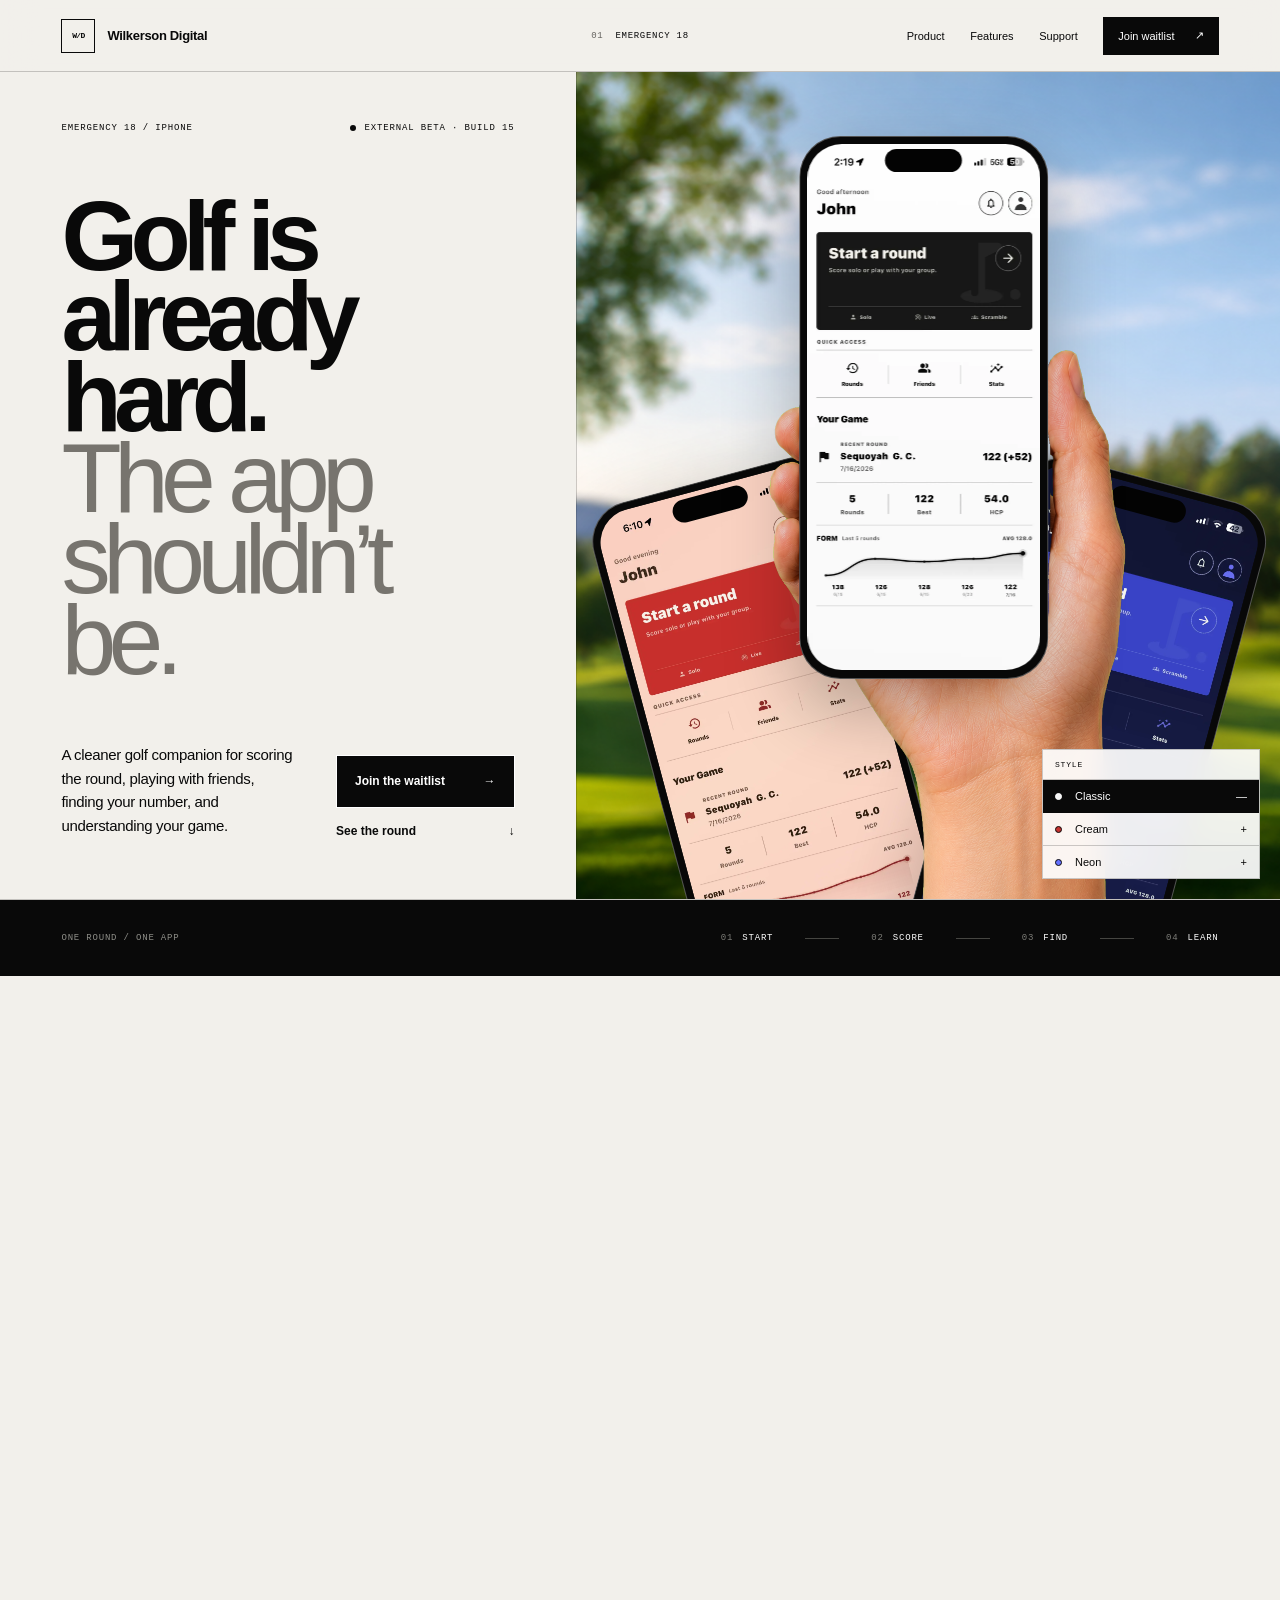
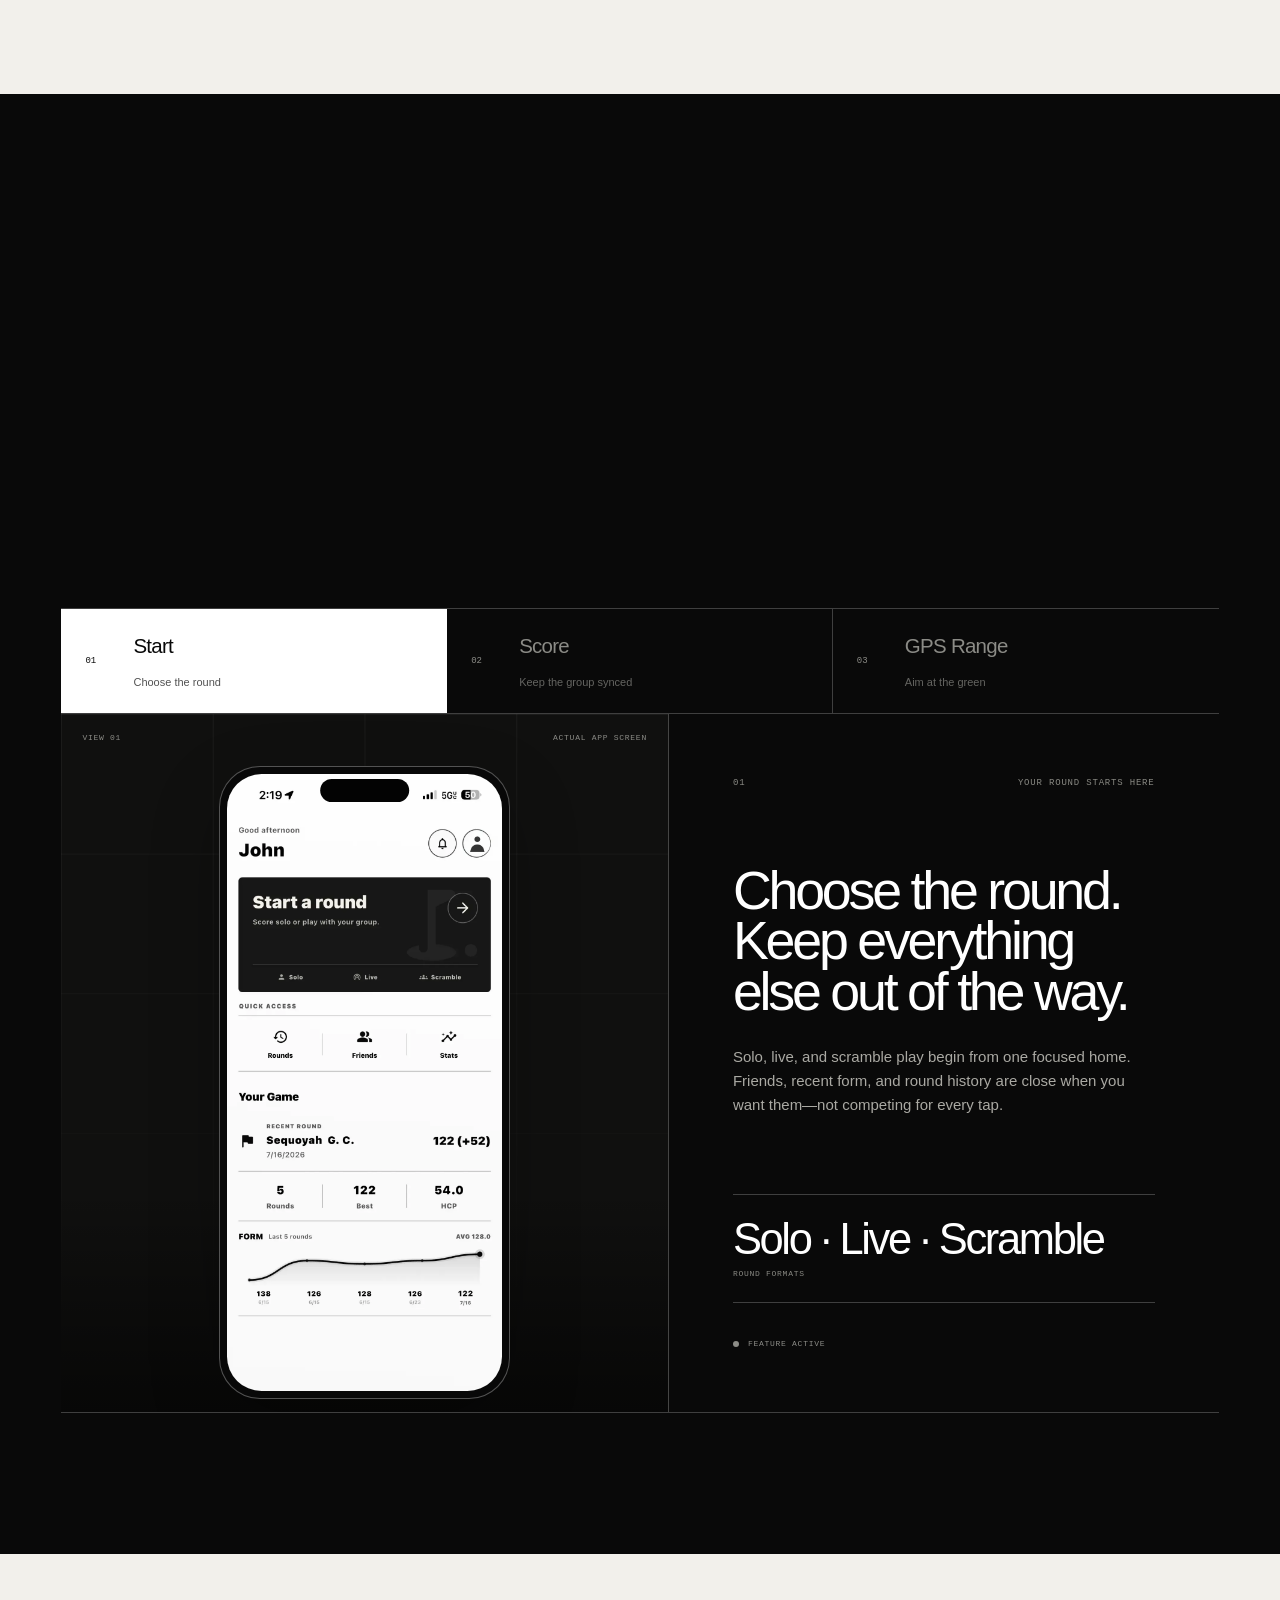
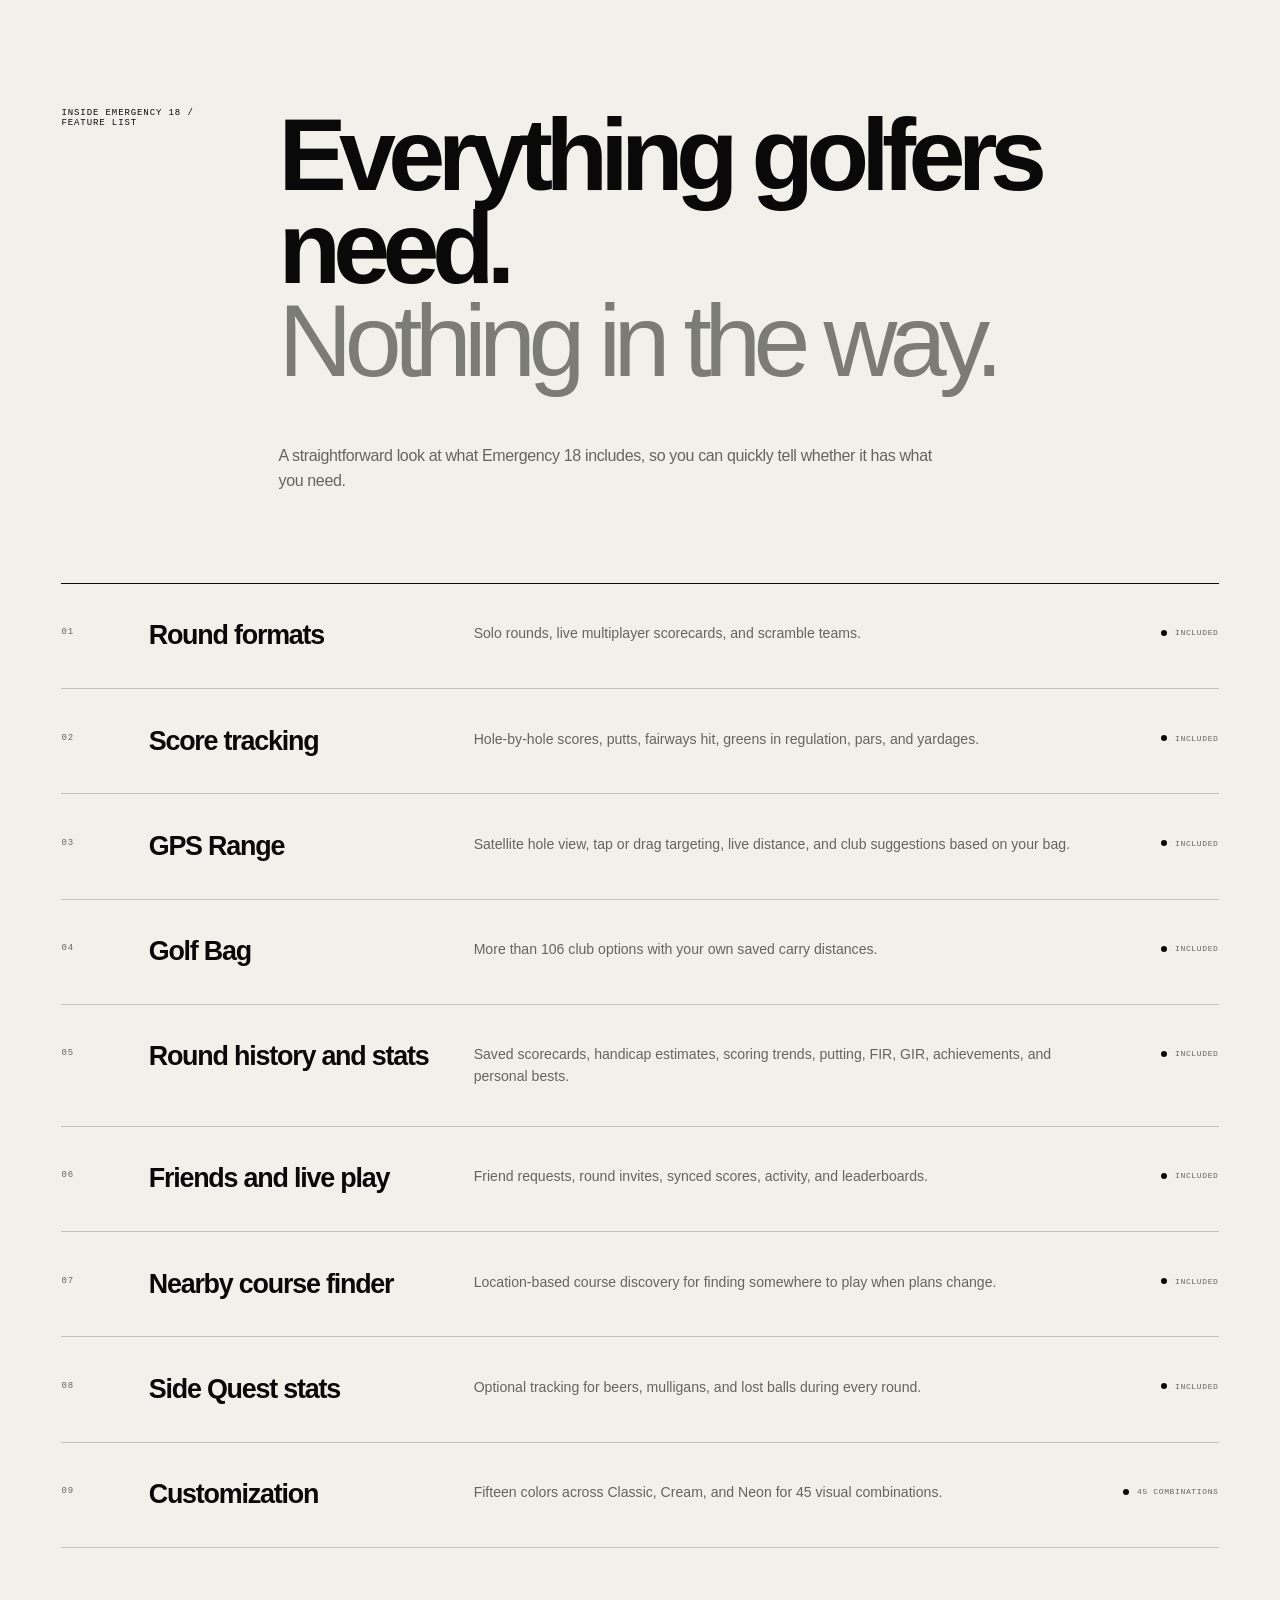
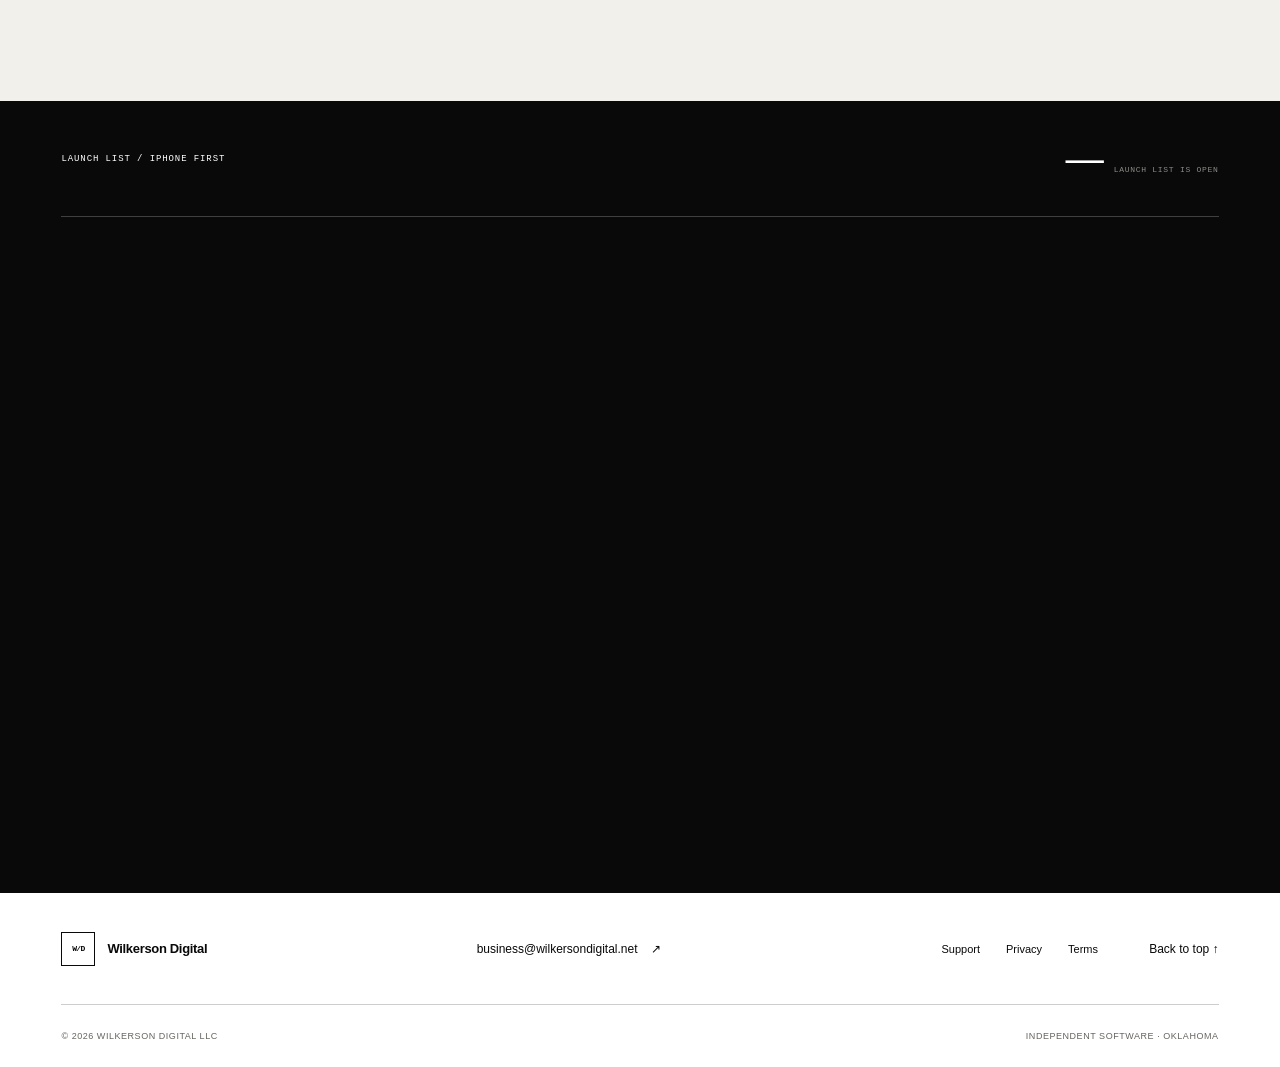
<file: index.html>
<!doctype html>
<html lang="en">
<head>
  <meta charset="utf-8">
  <meta name="viewport" content="width=device-width,initial-scale=1">
  <meta http-equiv="Content-Security-Policy" content="default-src 'self'; base-uri 'none'; connect-src 'self' https://xahdxubruhwqacumnnuy.supabase.co; font-src 'self'; form-action 'self'; frame-src 'none'; img-src 'self' data:; object-src 'none'; script-src 'self'; style-src 'self'; upgrade-insecure-requests">
  <meta name="referrer" content="no-referrer">
  <title>Wilkerson Digital — Emergency 18</title>
  <meta name="description" content="Wilkerson Digital is the independent studio behind Emergency 18, a cleaner golf companion for scoring, GPS, friends, and stats.">
  <meta property="og:title" content="Wilkerson Digital — Emergency 18">
  <meta property="og:description" content="Golf is already hard. The app shouldn’t be.">
  <meta property="og:type" content="website">
  <meta property="og:url" content="https://wilkersondigital.net">
  <meta name="theme-color" content="#f2f0eb">
  <link rel="icon" href="assets/favicon.svg" type="image/svg+xml">
  <link rel="stylesheet" href="styles.css">
  <script src="script.js" defer></script>
</head>
<body>
  <a class="skip-link" href="#content">Skip to content</a>

  <header class="site-header">
    <a href="#top" class="brand-link"><span class="wordmark" aria-label="Wilkerson Digital"><span class="wordmark-mark" aria-hidden="true">W/D</span><span>Wilkerson Digital</span></span></a>
    <div class="header-product" aria-hidden="true"><span>01</span><span>Emergency 18</span></div>
    <div class="scroll-track" aria-hidden="true"><span></span></div>
    <button class="menu-toggle" type="button" aria-expanded="false" aria-controls="site-menu"><span>Menu</span><span aria-hidden="true">+</span></button>
    <nav class="site-menu" id="site-menu" aria-label="Primary">
      <a href="#product">Product</a>
      <a href="#features">Features</a>
      <a href="support.html">Support</a>
      <a class="nav-cta" href="#waitlist">Join waitlist <span>↗</span></a>
    </nav>
  </header>

  <main id="top">
    <div id="content">
      <section class="hero" aria-labelledby="hero-title">
        <div class="hero-copy">
          <div class="hero-overline"><span>Emergency 18 / iPhone</span><span><i></i> External beta · Build 15</span></div>
          <h1 id="hero-title"><span>Golf is already hard.</span><em>The app shouldn’t be.</em></h1>
          <div class="hero-bottom">
            <p>A cleaner golf companion for scoring the round, playing with friends, finding your number, and understanding your game.</p>
            <div class="hero-actions">
              <a class="button button-dark" href="#waitlist">Join the waitlist <span aria-hidden="true">→</span></a>
              <a class="text-link" href="#product">See the round <span aria-hidden="true">↓</span></a>
            </div>
          </div>
        </div>

        <div class="hero-visual" aria-label="Emergency 18 shown in Classic, Cream, and Neon styles">
          <img class="hero-course-bg" src="assets/hero-golf-course-blur.png" alt="" aria-hidden="true">
          <div class="hero-coordinates" aria-hidden="true"><span>36.1540° N</span><span>95.9928° W</span></div>
          <div class="hero-crosshair" aria-hidden="true"><span></span><span></span></div>
          <div class="phone-fan">
            <div class="phone fan-phone fan-left" aria-hidden="true"><span class="phone-island"></span><img data-rear-left src="assets/screens/home-cream.webp" alt=""></div>
            <div class="phone fan-phone fan-right" aria-hidden="true"><span class="phone-island"></span><img data-rear-right src="assets/screens/home-neon.webp" alt=""></div>
            <div class="held-phone" aria-label="A hand holding Emergency 18 in the Classic style">
              <div class="phone held-device">
                <span class="phone-island" aria-hidden="true"></span>
                <img class="held-screen" data-held-screen src="assets/screens/home-classic.webp" alt="Emergency 18 Classic home screen">
              </div>
              <img class="held-hand" src="assets/hero-phone-hand.png" alt="">
            </div>
          </div>
          <div class="hero-theme-switcher" aria-label="Choose the lead Emergency 18 style">
            <span>Style</span>
            <button type="button" aria-pressed="true" data-theme-button="classic"><i class="classic" aria-hidden="true"></i>Classic</button>
            <button type="button" aria-pressed="false" data-theme-button="cream"><i class="cream" aria-hidden="true"></i>Cream</button>
            <button type="button" aria-pressed="false" data-theme-button="neon"><i class="neon" aria-hidden="true"></i>Neon</button>
          </div>
        </div>
      </section>

      <section class="round-rail" aria-label="Emergency 18 round flow">
        <span class="rail-title">One round / One app</span><div><span>01</span> Start</div><i></i><div><span>02</span> Score</div><i></i><div><span>03</span> Find</div><i></i><div><span>04</span> Learn</div>
      </section>

      <section class="opening-statement" data-reveal>
        <p class="section-index">The idea / 001</p>
        <p>You should remember the shot—<em>not the screen</em> you used to record it.</p>
      </section>

      <section class="product-tour" id="product" aria-labelledby="product-title">
        <div class="product-heading" data-reveal>
          <p class="section-index">Emergency 18 / In play</p>
          <h2 id="product-title">See the round.<br><em>Not a feature list.</em></h2>
          <p>Start the group, keep the scorecard moving, then aim at a real target. Each view below is taken from Emergency 18.</p>
        </div>

        <div class="tour-console">
          <div class="tour-tabs" role="tablist" aria-label="Explore Emergency 18">
            <button type="button" role="tab" aria-selected="true" data-feature-button="0"><span>01</span><strong>Start</strong><small>Choose the round</small></button>
            <button type="button" role="tab" aria-selected="false" data-feature-button="1"><span>02</span><strong>Score</strong><small>Keep the group synced</small></button>
            <button type="button" role="tab" aria-selected="false" data-feature-button="2"><span>03</span><strong>GPS Range</strong><small>Aim at the green</small></button>
          </div>
          <div class="tour-stage" aria-live="polite">
            <div class="tour-stage-meta" aria-hidden="true"><span data-tour-stage-number>View 01</span><span>Actual app screen</span></div>
            <div class="tour-stage-grid" aria-hidden="true"></div>
            <div class="phone tour-phone"><span class="phone-island" aria-hidden="true"></span><img data-tour-screen src="assets/screens/home-classic.webp" alt="Emergency 18 home screen in the Classic style"></div>
          </div>
          <article class="tour-copy">
            <div><span data-tour-number>01</span><span data-tour-eyebrow>Your round starts here</span></div>
            <h3 data-tour-title>Choose the round. Keep everything else out of the way.</h3>
            <p data-tour-copy>Solo, live, and scramble play begin from one focused home. Friends, recent form, and round history are close when you want them—not competing for every tap.</p>
            <div class="tour-proof"><strong data-tour-stat>Solo · Live · Scramble</strong><span data-tour-stat-label>Round formats</span></div>
            <span class="tour-status"><i></i> Feature active</span>
          </article>
        </div>
      </section>

      <section class="feature-showcase" id="features" aria-labelledby="features-title">
        <div class="feature-heading">
          <p class="section-index">Inside Emergency 18 / Feature list</p>
          <h2 id="features-title">Everything golfers need.<br><em>Nothing in the way.</em></h2>
          <p>A straightforward look at what Emergency 18 includes, so you can quickly tell whether it has what you need.</p>
        </div>

        <div class="feature-list" role="list" aria-label="Emergency 18 features">
          <article class="feature-row" role="listitem">
            <span class="feature-number">01</span>
            <h3>Round formats</h3>
            <p>Solo rounds, live multiplayer scorecards, and scramble teams.</p>
            <span class="feature-included">Included</span>
          </article>
          <article class="feature-row" role="listitem">
            <span class="feature-number">02</span>
            <h3>Score tracking</h3>
            <p>Hole-by-hole scores, putts, fairways hit, greens in regulation, pars, and yardages.</p>
            <span class="feature-included">Included</span>
          </article>
          <article class="feature-row" role="listitem">
            <span class="feature-number">03</span>
            <h3>GPS Range</h3>
            <p>Satellite hole view, tap or drag targeting, live distance, and club suggestions based on your bag.</p>
            <span class="feature-included">Included</span>
          </article>
          <article class="feature-row" role="listitem">
            <span class="feature-number">04</span>
            <h3>Golf Bag</h3>
            <p>More than 106 club options with your own saved carry distances.</p>
            <span class="feature-included">Included</span>
          </article>
          <article class="feature-row" role="listitem">
            <span class="feature-number">05</span>
            <h3>Round history and stats</h3>
            <p>Saved scorecards, handicap estimates, scoring trends, putting, FIR, GIR, achievements, and personal bests.</p>
            <span class="feature-included">Included</span>
          </article>
          <article class="feature-row" role="listitem">
            <span class="feature-number">06</span>
            <h3>Friends and live play</h3>
            <p>Friend requests, round invites, synced scores, activity, and leaderboards.</p>
            <span class="feature-included">Included</span>
          </article>
          <article class="feature-row" role="listitem">
            <span class="feature-number">07</span>
            <h3>Nearby course finder</h3>
            <p>Location-based course discovery for finding somewhere to play when plans change.</p>
            <span class="feature-included">Included</span>
          </article>
          <article class="feature-row" role="listitem">
            <span class="feature-number">08</span>
            <h3>Side Quest stats</h3>
            <p>Optional tracking for beers, mulligans, and lost balls during every round.</p>
            <span class="feature-included">Included</span>
          </article>
          <article class="feature-row" role="listitem">
            <span class="feature-number">09</span>
            <h3>Customization</h3>
            <p>Fifteen colors across Classic, Cream, and Neon for 45 visual combinations.</p>
            <span class="feature-included">45 combinations</span>
          </article>
        </div>
      </section>

      <section class="waitlist" id="waitlist" aria-labelledby="waitlist-title">
        <div class="waitlist-topline">
          <p class="section-index">Launch list / iPhone first</p>
          <div class="waitlist-count" aria-live="polite"><strong data-waitlist-count>—</strong><span data-waitlist-count-label>launch list is open</span></div>
        </div>
        <div class="waitlist-main" data-reveal>
          <div><h2 id="waitlist-title">Be there for<br>the first tee.</h2><p>Join the Emergency 18 launch list and we’ll let you know when the app is ready for everyone.</p></div>
          <form class="waitlist-form" data-waitlist-form>
            <label for="waitlist-email">Your email</label>
            <div class="waitlist-field"><input id="waitlist-email" name="email" type="email" inputmode="email" autocomplete="email" autocapitalize="none" spellcheck="false" maxlength="254" placeholder="you@example.com" required><button type="submit">Join the waitlist <span aria-hidden="true">↗</span></button></div>
            <input class="waitlist-honeypot" name="company" type="text" tabindex="-1" autocomplete="off" aria-hidden="true">
            <p class="waitlist-message idle" data-waitlist-message aria-live="polite">Launch updates only. No spam, and you can leave anytime.</p>
          </form>
        </div>
      </section>
    </div>
  </main>

  <footer class="site-footer">
    <div class="footer-main"><span class="wordmark" aria-label="Wilkerson Digital"><span class="wordmark-mark" aria-hidden="true">W/D</span><span>Wilkerson Digital</span></span><a href="mailto:business@wilkersondigital.net">business@wilkersondigital.net <span>↗</span></a><nav aria-label="Legal"><a href="support.html">Support</a><a href="privacy.html">Privacy</a><a href="terms.html">Terms</a></nav><a href="#top">Back to top ↑</a></div>
    <div class="footer-bottom"><span>© 2026 Wilkerson Digital LLC</span><span>Independent software · Oklahoma</span></div>
  </footer>
</body>
</html>
</file>
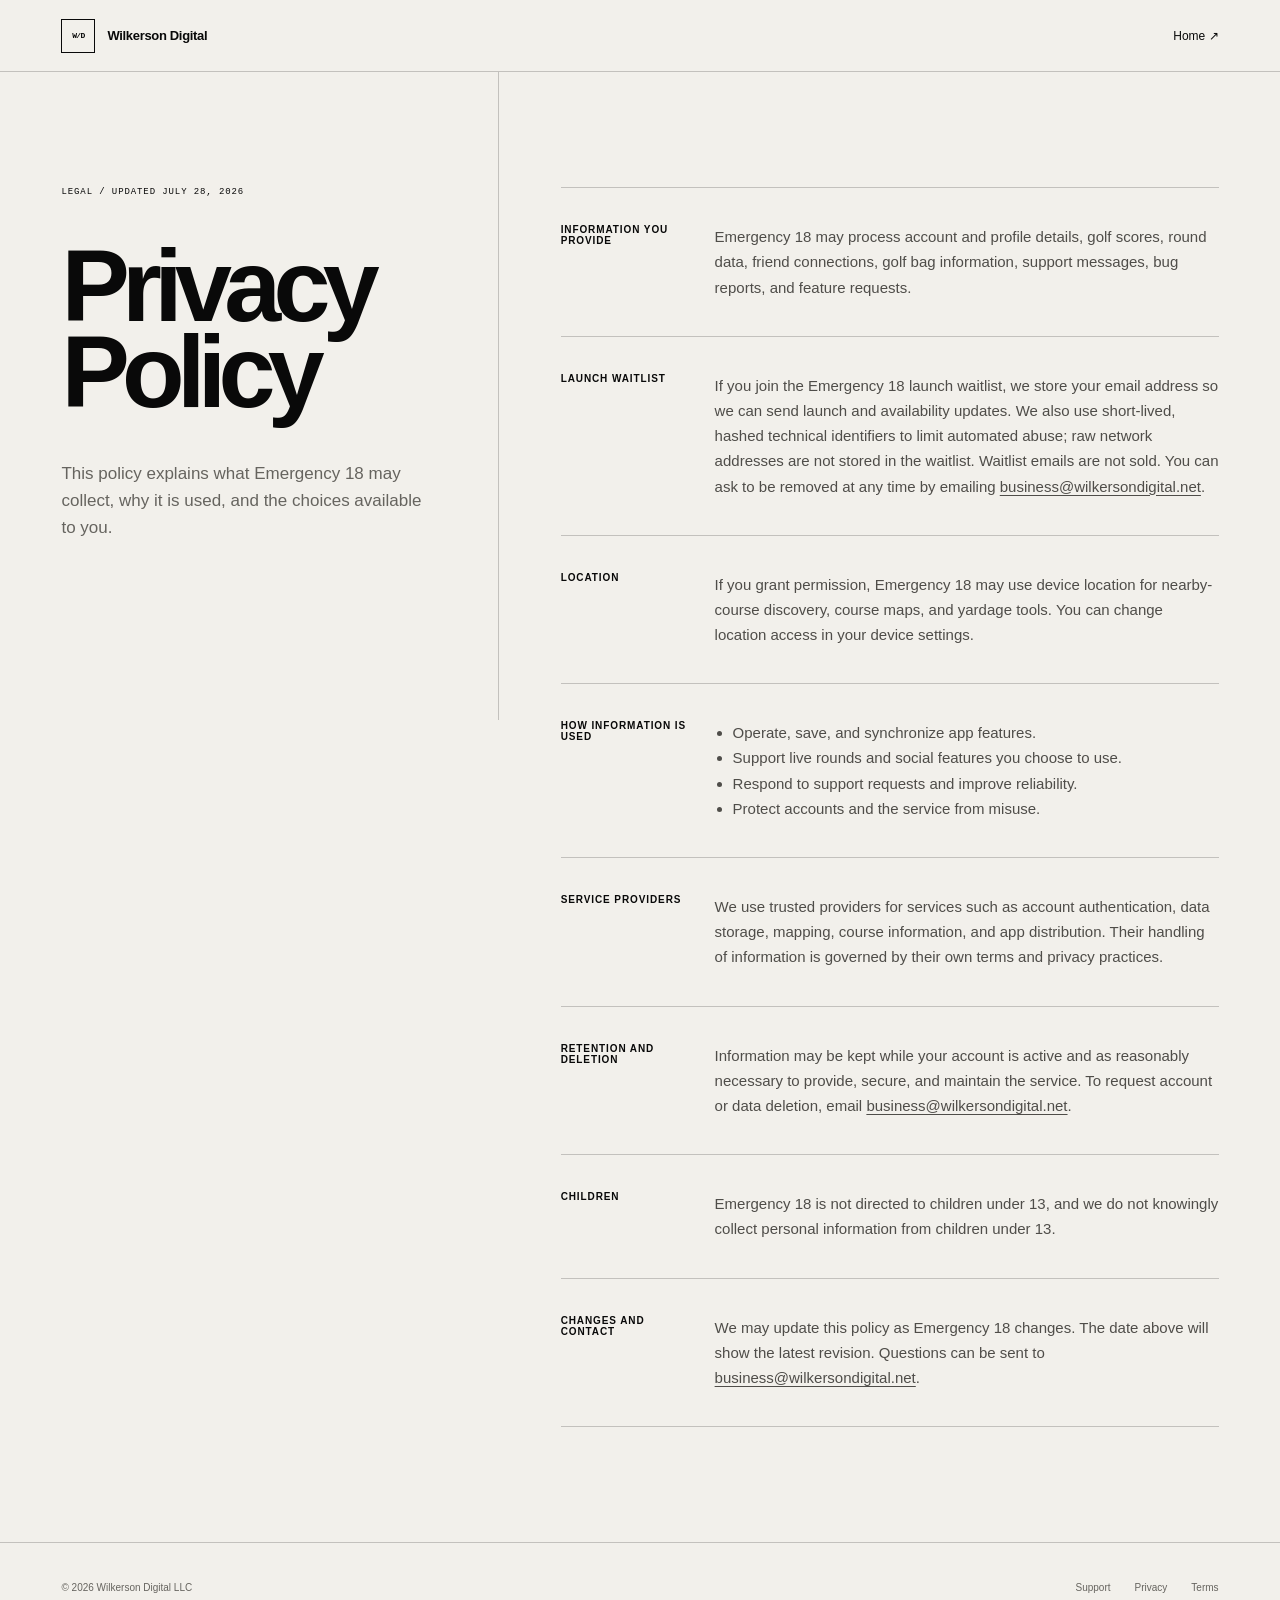
<file: privacy.html>
<!doctype html>
<html lang="en">
<head>
  <meta charset="utf-8">
  <meta name="viewport" content="width=device-width, initial-scale=1">
  <meta http-equiv="Content-Security-Policy" content="default-src 'self'; base-uri 'none'; connect-src 'none'; font-src 'self'; form-action 'self'; frame-src 'none'; img-src 'self' data:; object-src 'none'; script-src 'none'; style-src 'self'; upgrade-insecure-requests">
  <meta name="referrer" content="no-referrer">
  <meta name="description" content="Privacy Policy for Emergency 18 and Wilkerson Digital.">
  <meta name="theme-color" content="#f4f4f4">
  <title>Privacy — Wilkerson Digital</title>
  <link rel="icon" href="assets/favicon.svg" type="image/svg+xml">
  <link rel="stylesheet" href="styles.css">
</head>
<body>
  <main class="info-page">
    <header class="info-header">
      <a href="index.html" class="wordmark" aria-label="Wilkerson Digital home"><span class="wordmark-mark" aria-hidden="true">W/D</span><span>Wilkerson Digital</span></a>
      <a href="index.html" class="info-home">Home ↗</a>
    </header>
    <article class="info-main">
      <div class="info-hero"><p class="section-index">Legal / Updated July 28, 2026</p><h1>Privacy Policy</h1><p>This policy explains what Emergency 18 may collect, why it is used, and the choices available to you.</p></div>
      <div class="info-content">
        <section class="info-block"><h2>Information you provide</h2><div><p>Emergency 18 may process account and profile details, golf scores, round data, friend connections, golf bag information, support messages, bug reports, and feature requests.</p></div></section>
        <section class="info-block"><h2>Launch waitlist</h2><div><p>If you join the Emergency 18 launch waitlist, we store your email address so we can send launch and availability updates. We also use short-lived, hashed technical identifiers to limit automated abuse; raw network addresses are not stored in the waitlist. Waitlist emails are not sold. You can ask to be removed at any time by emailing <a href="mailto:business@wilkersondigital.net">business@wilkersondigital.net</a>.</p></div></section>
        <section class="info-block"><h2>Location</h2><div><p>If you grant permission, Emergency 18 may use device location for nearby-course discovery, course maps, and yardage tools. You can change location access in your device settings.</p></div></section>
        <section class="info-block"><h2>How information is used</h2><div><ul><li>Operate, save, and synchronize app features.</li><li>Support live rounds and social features you choose to use.</li><li>Respond to support requests and improve reliability.</li><li>Protect accounts and the service from misuse.</li></ul></div></section>
        <section class="info-block"><h2>Service providers</h2><div><p>We use trusted providers for services such as account authentication, data storage, mapping, course information, and app distribution. Their handling of information is governed by their own terms and privacy practices.</p></div></section>
        <section class="info-block"><h2>Retention and deletion</h2><div><p>Information may be kept while your account is active and as reasonably necessary to provide, secure, and maintain the service. To request account or data deletion, email <a href="mailto:business@wilkersondigital.net">business@wilkersondigital.net</a>.</p></div></section>
        <section class="info-block"><h2>Children</h2><div><p>Emergency 18 is not directed to children under 13, and we do not knowingly collect personal information from children under 13.</p></div></section>
        <section class="info-block"><h2>Changes and contact</h2><div><p>We may update this policy as Emergency 18 changes. The date above will show the latest revision. Questions can be sent to <a href="mailto:business@wilkersondigital.net">business@wilkersondigital.net</a>.</p></div></section>
      </div>
    </article>
    <footer class="info-footer"><span>© 2026 Wilkerson Digital LLC</span><nav aria-label="Legal"><a href="support.html">Support</a><a href="privacy.html">Privacy</a><a href="terms.html">Terms</a></nav></footer>
  </main>
</body>
</html>
</file>
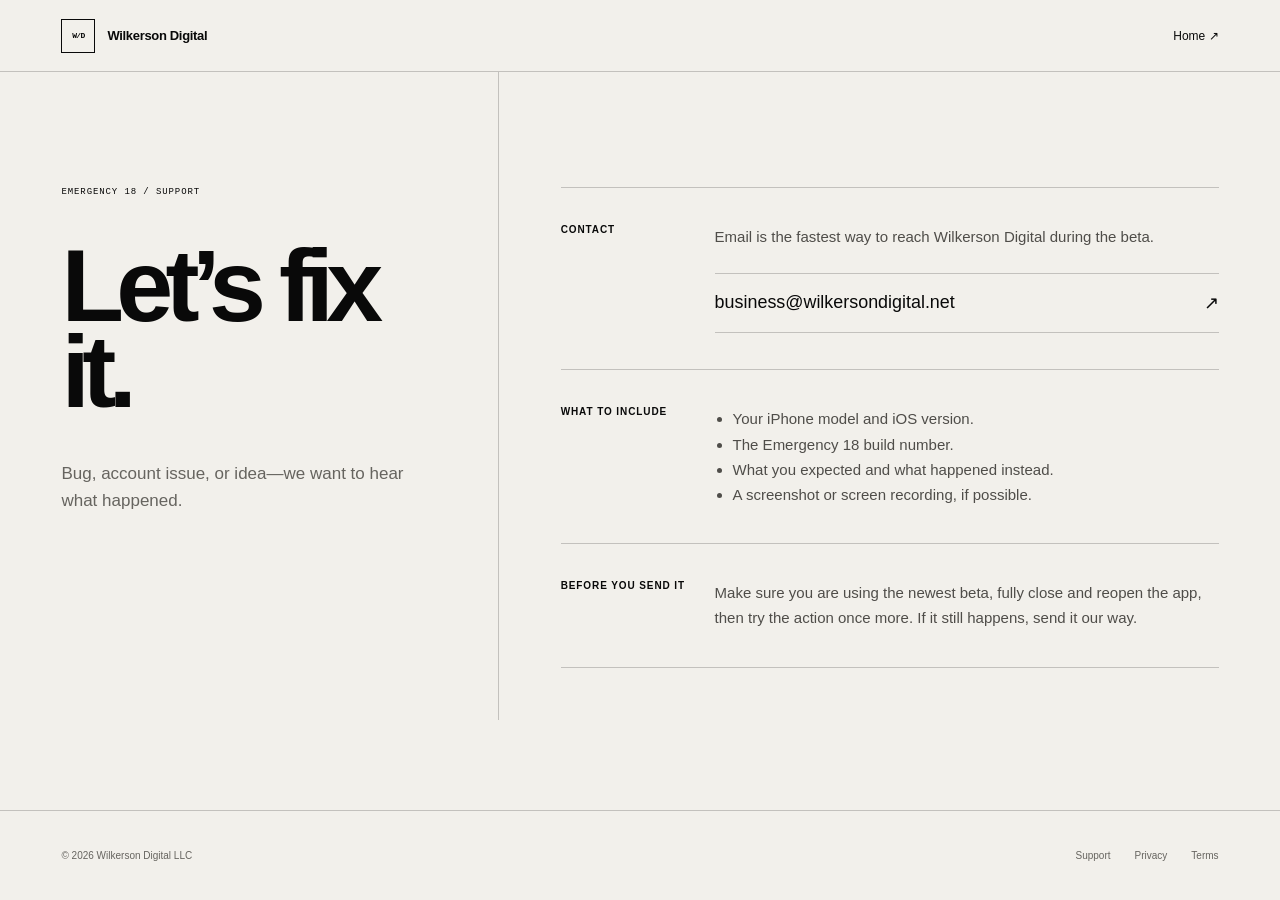
<file: support.html>
<!doctype html>
<html lang="en">
<head>
  <meta charset="utf-8">
  <meta name="viewport" content="width=device-width, initial-scale=1">
  <meta http-equiv="Content-Security-Policy" content="default-src 'self'; base-uri 'none'; connect-src 'none'; font-src 'self'; form-action 'self'; frame-src 'none'; img-src 'self' data:; object-src 'none'; script-src 'none'; style-src 'self'; upgrade-insecure-requests">
  <meta name="referrer" content="no-referrer">
  <meta name="description" content="Get help with Emergency 18 or send feedback to Wilkerson Digital.">
  <meta name="theme-color" content="#f4f4f4">
  <title>Support — Wilkerson Digital</title>
  <link rel="icon" href="assets/favicon.svg" type="image/svg+xml">
  <link rel="stylesheet" href="styles.css">
</head>
<body>
  <main class="info-page">
    <header class="info-header">
      <a href="index.html" class="wordmark" aria-label="Wilkerson Digital home"><span class="wordmark-mark" aria-hidden="true">W/D</span><span>Wilkerson Digital</span></a>
      <a href="index.html" class="info-home">Home ↗</a>
    </header>
    <article class="info-main">
      <div class="info-hero">
        <p class="section-index">Emergency 18 / Support</p>
        <h1>Let’s fix it.</h1>
        <p>Bug, account issue, or idea—we want to hear what happened.</p>
      </div>
      <div class="info-content">
        <section class="info-block"><h2>Contact</h2><div>
          <p>Email is the fastest way to reach Wilkerson Digital during the beta.</p>
          <a class="info-contact" href="mailto:business@wilkersondigital.net"><span>business@wilkersondigital.net</span><span aria-hidden="true">↗</span></a>
        </div></section>
        <section class="info-block"><h2>What to include</h2><div><ul>
          <li>Your iPhone model and iOS version.</li><li>The Emergency 18 build number.</li><li>What you expected and what happened instead.</li><li>A screenshot or screen recording, if possible.</li>
        </ul></div></section>
        <section class="info-block"><h2>Before you send it</h2><div>
          <p>Make sure you are using the newest beta, fully close and reopen the app, then try the action once more. If it still happens, send it our way.</p>
        </div></section>
      </div>
    </article>
    <footer class="info-footer"><span>© 2026 Wilkerson Digital LLC</span><nav aria-label="Legal"><a href="support.html">Support</a><a href="privacy.html">Privacy</a><a href="terms.html">Terms</a></nav></footer>
  </main>
</body>
</html>
</file>
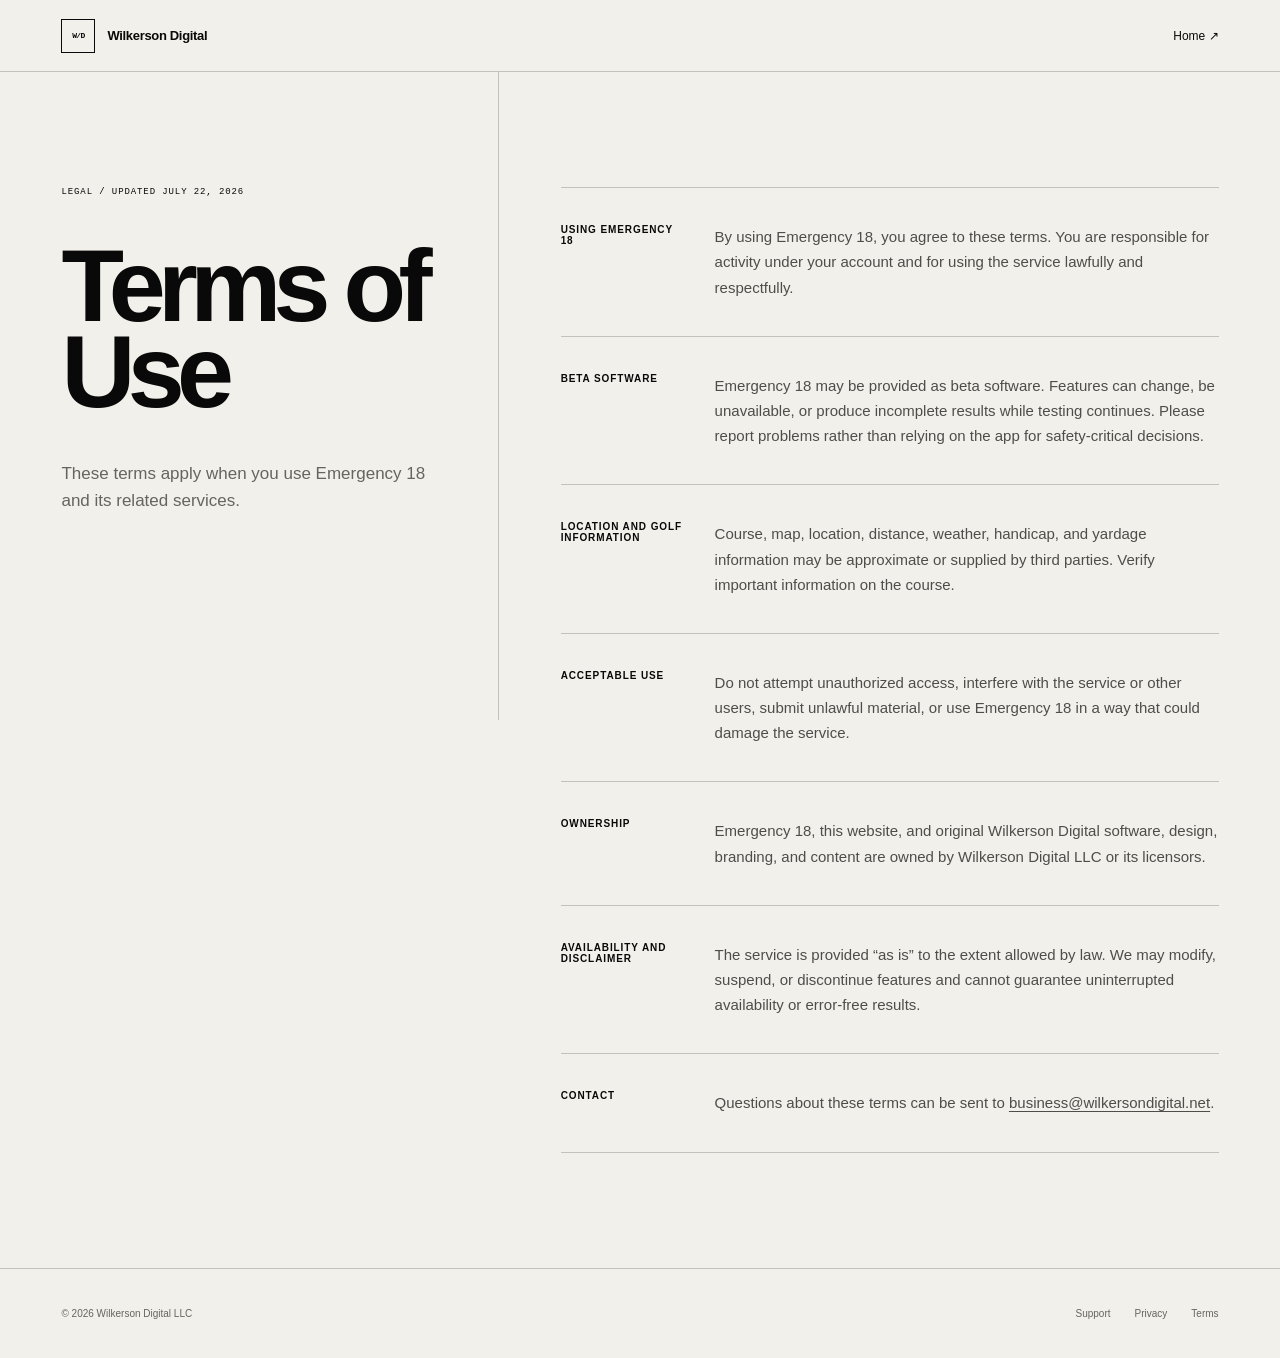
<file: terms.html>
<!doctype html>
<html lang="en">
<head>
  <meta charset="utf-8">
  <meta name="viewport" content="width=device-width, initial-scale=1">
  <meta http-equiv="Content-Security-Policy" content="default-src 'self'; base-uri 'none'; connect-src 'none'; font-src 'self'; form-action 'self'; frame-src 'none'; img-src 'self' data:; object-src 'none'; script-src 'none'; style-src 'self'; upgrade-insecure-requests">
  <meta name="referrer" content="no-referrer">
  <meta name="description" content="Terms of Use for Emergency 18 and Wilkerson Digital.">
  <meta name="theme-color" content="#f4f4f4">
  <title>Terms — Wilkerson Digital</title>
  <link rel="icon" href="assets/favicon.svg" type="image/svg+xml">
  <link rel="stylesheet" href="styles.css">
</head>
<body>
  <main class="info-page">
    <header class="info-header">
      <a href="index.html" class="wordmark" aria-label="Wilkerson Digital home"><span class="wordmark-mark" aria-hidden="true">W/D</span><span>Wilkerson Digital</span></a>
      <a href="index.html" class="info-home">Home ↗</a>
    </header>
    <article class="info-main">
      <div class="info-hero"><p class="section-index">Legal / Updated July 22, 2026</p><h1>Terms of Use</h1><p>These terms apply when you use Emergency 18 and its related services.</p></div>
      <div class="info-content">
        <section class="info-block"><h2>Using Emergency 18</h2><div><p>By using Emergency 18, you agree to these terms. You are responsible for activity under your account and for using the service lawfully and respectfully.</p></div></section>
        <section class="info-block"><h2>Beta software</h2><div><p>Emergency 18 may be provided as beta software. Features can change, be unavailable, or produce incomplete results while testing continues. Please report problems rather than relying on the app for safety-critical decisions.</p></div></section>
        <section class="info-block"><h2>Location and golf information</h2><div><p>Course, map, location, distance, weather, handicap, and yardage information may be approximate or supplied by third parties. Verify important information on the course.</p></div></section>
        <section class="info-block"><h2>Acceptable use</h2><div><p>Do not attempt unauthorized access, interfere with the service or other users, submit unlawful material, or use Emergency 18 in a way that could damage the service.</p></div></section>
        <section class="info-block"><h2>Ownership</h2><div><p>Emergency 18, this website, and original Wilkerson Digital software, design, branding, and content are owned by Wilkerson Digital LLC or its licensors.</p></div></section>
        <section class="info-block"><h2>Availability and disclaimer</h2><div><p>The service is provided “as is” to the extent allowed by law. We may modify, suspend, or discontinue features and cannot guarantee uninterrupted availability or error-free results.</p></div></section>
        <section class="info-block"><h2>Contact</h2><div><p>Questions about these terms can be sent to <a href="mailto:business@wilkersondigital.net">business@wilkersondigital.net</a>.</p></div></section>
      </div>
    </article>
    <footer class="info-footer"><span>© 2026 Wilkerson Digital LLC</span><nav aria-label="Legal"><a href="support.html">Support</a><a href="privacy.html">Privacy</a><a href="terms.html">Terms</a></nav></footer>
  </main>
</body>
</html>
</file>
<file: styles.css>
:root {
  --font-geist-sans: Inter, ui-sans-serif, -apple-system, BlinkMacSystemFont, "Segoe UI", Arial, sans-serif;
  --font-geist-mono: "SFMono-Regular", Consolas, "Liberation Mono", monospace;
  --ink: #090909;
  --paper: #f2f0eb;
  --white: #ffffff;
  --muted: #66645f;
  --line: rgba(9, 9, 9, 0.2);
  --line-light: rgba(255, 255, 255, 0.22);
  --pad: clamp(22px, 4.8vw, 78px);
  --header-h: 72px;
  --scroll-progress: 0;
}

* { box-sizing: border-box; }

html {
  overflow-x: hidden;
  scroll-behavior: smooth;
  scroll-padding-top: var(--header-h);
}

body {
  margin: 0;
  min-width: 320px;
  overflow-x: hidden;
  background: var(--paper);
  color: var(--ink);
  font-family: var(--font-geist-sans), Arial, sans-serif;
  text-rendering: optimizeLegibility;
}

body, button, a { -webkit-font-smoothing: antialiased; }
a { color: inherit; text-decoration: none; }
button { color: inherit; font: inherit; }
img { display: block; max-width: 100%; }
button, a { -webkit-tap-highlight-color: transparent; }
::selection { background: var(--ink); color: var(--white); }

.skip-link {
  position: fixed;
  z-index: 1000;
  top: 8px;
  left: 8px;
  padding: 11px 15px;
  background: var(--white);
  color: var(--ink);
  transform: translateY(-150%);
  transition: transform 160ms ease;
}

.skip-link:focus { transform: translateY(0); }

.site-header {
  position: sticky;
  z-index: 100;
  top: 0;
  height: var(--header-h);
  display: grid;
  grid-template-columns: 1fr auto 1fr;
  align-items: center;
  padding: 0 var(--pad);
  border-bottom: 1px solid var(--line);
  background: rgba(242, 240, 235, 0.94);
  backdrop-filter: blur(18px);
}

.wordmark {
  display: inline-flex;
  align-items: center;
  gap: 12px;
  font-size: 13px;
  font-weight: 680;
  letter-spacing: -0.025em;
  white-space: nowrap;
}

.wordmark-mark,
.wordmark-box {
  width: 34px;
  height: 34px;
  display: grid;
  place-items: center;
  border: 1px solid currentColor;
  font-family: var(--font-geist-mono), monospace;
  font-size: 8px;
  font-weight: 700;
  letter-spacing: -0.08em;
}

.header-product {
  display: flex;
  align-items: center;
  gap: 12px;
  font-family: var(--font-geist-mono), monospace;
  font-size: 9px;
  letter-spacing: 0.08em;
  text-transform: uppercase;
}

.header-product span:first-child { color: var(--muted); }

.scroll-track {
  position: absolute;
  right: 0;
  bottom: -1px;
  left: 0;
  height: 2px;
  overflow: hidden;
}

.scroll-track span {
  display: block;
  width: 100%;
  height: 100%;
  background: var(--ink);
  transform: scaleX(var(--scroll-progress));
  transform-origin: left;
}

.site-menu {
  display: flex;
  align-items: center;
  justify-content: flex-end;
  gap: clamp(16px, 2vw, 34px);
  font-size: 11px;
}

.site-menu > a:not(.nav-cta),
.footer-main > a,
.footer-bottom a { position: relative; }

.site-menu > a:not(.nav-cta)::after,
.footer-main > a::after,
.footer-bottom a::after {
  content: "";
  position: absolute;
  right: 0;
  bottom: -5px;
  left: 0;
  height: 1px;
  background: currentColor;
  transform: scaleX(0);
  transform-origin: right;
  transition: transform 220ms ease;
}

.site-menu > a:hover::after,
.footer-main > a:hover::after,
.footer-bottom a:hover::after {
  transform: scaleX(1);
  transform-origin: left;
}

.nav-cta {
  min-height: 38px;
  display: inline-flex;
  align-items: center;
  gap: 20px;
  padding: 0 15px;
  background: var(--ink);
  color: var(--white);
  transition: background 180ms ease, transform 180ms ease;
}

.nav-cta:hover { background: #303030; transform: translateY(-1px); }
.menu-toggle { display: none; }

.hero {
  min-height: calc(100svh - var(--header-h));
  display: grid;
  grid-template-columns: minmax(0, 0.9fr) minmax(520px, 1.1fr);
  border-bottom: 1px solid var(--line);
}

.hero-copy {
  min-height: 720px;
  display: flex;
  flex-direction: column;
  justify-content: space-between;
  gap: 58px;
  padding: clamp(30px, 4vw, 58px) var(--pad) clamp(38px, 4.8vw, 70px);
}

.hero-overline {
  display: flex;
  justify-content: space-between;
  gap: 18px;
  font-family: var(--font-geist-mono), monospace;
  font-size: 9px;
  letter-spacing: 0.095em;
  text-transform: uppercase;
}

.hero-overline span:last-child { display: flex; align-items: center; gap: 8px; }
.hero-overline i,
.tour-status i {
  width: 6px;
  height: 6px;
  display: inline-block;
  border-radius: 50%;
  background: currentColor;
  animation: statusPulse 2.2s ease-in-out infinite;
}

.hero h1 {
  max-width: 900px;
  margin: auto 0;
  font-size: clamp(4.3rem, 7.7vw, 9.15rem);
  font-weight: 690;
  line-height: 0.82;
  letter-spacing: -0.078em;
}

.hero h1 span,
.hero h1 em { display: block; }
.hero h1 em { color: #77746e; font-style: normal; font-weight: 330; }

.hero-bottom {
  display: grid;
  grid-template-columns: minmax(220px, 410px) minmax(160px, 205px);
  align-items: end;
  justify-content: space-between;
  gap: 36px;
}

.hero-bottom > p {
  margin: 0;
  font-size: clamp(15px, 1.15vw, 18px);
  line-height: 1.58;
  letter-spacing: -0.022em;
}

.hero-actions { display: flex; flex-direction: column; gap: 16px; }

.button {
  min-height: 53px;
  display: inline-flex;
  align-items: center;
  justify-content: space-between;
  gap: 28px;
  padding: 0 18px;
  border: 1px solid currentColor;
  font-size: 12px;
  font-weight: 680;
  transition: transform 200ms ease, background 200ms ease, color 200ms ease;
}

.button:hover { transform: translateY(-3px); }
.button-dark { background: var(--ink); color: var(--white); }
.button-light { background: var(--white); color: var(--ink); }

.text-link {
  display: inline-flex;
  align-items: center;
  justify-content: space-between;
  gap: 22px;
  font-size: 12px;
  font-weight: 680;
}

.arrow {
  width: 18px;
  height: 18px;
  fill: none;
  stroke: currentColor;
  stroke-width: 1.5;
  transition: transform 220ms ease;
}

.arrow.down { transform: rotate(90deg); }
a:hover .arrow:not(.down) { transform: translateX(4px); }
a:hover .arrow.down { transform: rotate(90deg) translateX(4px); }

.hero-visual {
  --hero-x: 0px;
  --hero-y: 0px;
  position: relative;
  min-height: 720px;
  overflow: hidden;
  border-left: 1px solid var(--line);
  background: var(--white) url("assets/hero-golf-course-blur.png") center / cover no-repeat;
  isolation: isolate;
}

.hero-visual::before {
  content: none;
}

.hero-course-bg {
  display: none;
}

.hero-coordinates {
  position: absolute;
  z-index: 10;
  top: 22px;
  right: 22px;
  left: 22px;
  display: none;
  justify-content: space-between;
  font-family: var(--font-geist-mono), monospace;
  font-size: 8px;
  letter-spacing: 0.08em;
}

.hero-crosshair {
  position: absolute;
  z-index: -1;
  top: 40%;
  left: 50%;
  width: min(52vw, 530px);
  aspect-ratio: 1;
  border: 1px solid var(--line);
  border-radius: 50%;
  display: none;
  transform: translate(-50%, -50%);
}

.hero-crosshair::before,
.hero-crosshair::after {
  content: "";
  position: absolute;
  top: 50%;
  left: 50%;
  background: var(--line);
  transform: translate(-50%, -50%);
}

.hero-crosshair::before { width: 140%; height: 1px; }
.hero-crosshair::after { width: 1px; height: 140%; }
.hero-crosshair span { position: absolute; inset: 17%; border: 1px solid var(--line); border-radius: 50%; }
.hero-crosshair span:last-child { inset: 37%; }

.phone-fan {
  position: absolute;
  z-index: 20;
  inset: 2% 2% 0;
  transform: translateZ(1px);
}

.phone {
  position: relative;
  overflow: hidden;
  aspect-ratio: 0.46;
  padding: 7px;
  border: 1px solid rgba(255,255,255,0.3);
  border-radius: clamp(30px, 3.2vw, 48px);
  background: #080808;
  box-shadow: 0 26px 70px rgba(0,0,0,0.24);
}

.phone > img {
  width: 100%;
  height: 100%;
  object-fit: cover;
  border-radius: clamp(24px, 2.7vw, 41px);
}

.phone-island {
  position: absolute;
  z-index: 3;
  top: 12px;
  left: 50%;
  width: 31%;
  height: 23px;
  border-radius: 999px;
  background: #030303;
  transform: translateX(-50%);
}

.fan-phone {
  position: absolute;
  bottom: -13%;
  width: min(37%, 340px);
  transform-origin: 50% 100%;
  transition: transform 850ms cubic-bezier(.18,.85,.22,1);
}

.fan-left {
  z-index: 1;
  left: 50%;
  transform: translate(calc(-84% + var(--hero-x)), var(--hero-y)) rotate(-15deg);
  animation: fanLeftIn 1.1s cubic-bezier(.16,.8,.2,1) both 180ms;
}

.fan-right {
  z-index: 2;
  left: 50%;
  transform: translate(calc(-16% - var(--hero-x)), var(--hero-y)) rotate(15deg);
  animation: fanRightIn 1.1s cubic-bezier(.16,.8,.2,1) both 250ms;
}

.hero-visual:hover .fan-left { transform: translate(calc(-92% + var(--hero-x)), var(--hero-y)) rotate(-17deg); }
.hero-visual:hover .fan-right { transform: translate(calc(-8% - var(--hero-x)), var(--hero-y)) rotate(17deg); }

.held-phone {
  position: absolute;
  z-index: 4;
  top: 3%;
  left: 50%;
  width: min(66%, 560px);
  aspect-ratio: 856 / 1836;
  pointer-events: none;
  transform: translate(calc(-50% + var(--hero-x)), var(--hero-y));
  transition: transform 700ms cubic-bezier(.2,.8,.2,1);
  animation: heldPhoneIn 1s cubic-bezier(.16,.8,.2,1) both 80ms;
}

.held-device {
  position: absolute;
  z-index: 3;
  top: 2.45%;
  left: 20.9%;
  width: 56%;
  box-shadow: 0 30px 74px rgba(0,0,0,.28);
}

.held-screen { animation: screenSwap 420ms cubic-bezier(.2,.8,.2,1) both; }

.fan-left,
.fan-right,
.held-phone {
  animation: none;
}

.held-hand {
  position: absolute;
  z-index: 1;
  inset: 0;
  width: 100%;
  height: 100%;
  display: block;
  object-fit: contain;
  pointer-events: none;
}

.hero-theme-switcher {
  position: absolute;
  z-index: 30;
  right: 20px;
  bottom: 20px;
  width: min(218px, calc(100% - 40px));
  border: 1px solid var(--line);
  background: rgba(255,255,255,0.92);
  backdrop-filter: blur(12px);
}

.hero-theme-switcher > span {
  display: block;
  padding: 10px 12px;
  border-bottom: 1px solid var(--line);
  font-family: var(--font-geist-mono), monospace;
  font-size: 8px;
  letter-spacing: 0.1em;
  text-transform: uppercase;
}

.hero-theme-switcher button {
  width: 100%;
  display: grid;
  grid-template-columns: 10px 1fr auto;
  align-items: center;
  gap: 10px;
  padding: 10px 12px;
  border: 0;
  border-bottom: 1px solid var(--line);
  background: transparent;
  text-align: left;
  font-size: 11px;
  cursor: pointer;
}

.hero-theme-switcher button:last-child { border-bottom: 0; }
.hero-theme-switcher button::after { content: "+"; }
.hero-theme-switcher button[aria-pressed="true"] { background: var(--ink); color: var(--white); }
.hero-theme-switcher button[aria-pressed="true"]::after { content: "—"; }
.hero-theme-switcher button i,
.theme-dot { width: 7px; height: 7px; border: 1px solid currentColor; border-radius: 50%; }
.hero-theme-switcher .classic { background: #f5f5f5; }
.hero-theme-switcher .cream { background: #c53230; }
.hero-theme-switcher .neon { background: #6571ff; }

.round-rail {
  min-height: 76px;
  display: flex;
  align-items: center;
  gap: clamp(14px, 2.5vw, 42px);
  padding: 18px var(--pad);
  overflow-x: auto;
  background: var(--ink);
  color: var(--white);
  font-family: var(--font-geist-mono), monospace;
  font-size: 9px;
  letter-spacing: 0.09em;
  text-transform: uppercase;
  white-space: nowrap;
  scrollbar-width: none;
}

.round-rail::-webkit-scrollbar { display: none; }
.round-rail .rail-title { margin-right: auto; color: #8e8e88; }
.round-rail div { display: flex; gap: 9px; }
.round-rail div span { color: #7c7c77; }
.round-rail > i { width: 34px; height: 1px; flex: 0 0 auto; background: #454541; }

.section-index {
  margin: 0;
  font-family: var(--font-geist-mono), monospace;
  font-size: 9px;
  letter-spacing: 0.1em;
  text-transform: uppercase;
}

[data-reveal] {
  opacity: 0;
  clip-path: inset(0 0 18% 0);
  transform: translateY(32px);
  transition: opacity 650ms ease, clip-path 900ms cubic-bezier(.2,.8,.2,1), transform 900ms cubic-bezier(.2,.8,.2,1);
}

[data-reveal][data-visible="true"] { opacity: 1; clip-path: inset(0); transform: translateY(0); }

.opening-statement {
  min-height: 76vh;
  display: grid;
  grid-template-columns: 0.32fr 1.68fr;
  align-content: center;
  gap: 36px;
  padding: clamp(100px, 14vw, 220px) var(--pad);
  border-bottom: 1px solid var(--line);
}

.opening-statement > p:last-child {
  max-width: 1280px;
  margin: 0;
  font-size: clamp(3.4rem, 7.7vw, 9rem);
  font-weight: 580;
  line-height: 0.91;
  letter-spacing: -0.07em;
}

.opening-statement em { color: #77746e; font-style: normal; font-weight: 330; }

.product-tour {
  padding: clamp(100px, 11vw, 175px) var(--pad) clamp(90px, 11vw, 165px);
  background: var(--ink);
  color: var(--white);
}

.product-heading {
  display: grid;
  grid-template-columns: 0.32fr 1.15fr 0.53fr;
  align-items: end;
  gap: 38px;
  margin-bottom: clamp(80px, 9vw, 140px);
}

.product-heading h2,
.feature-heading h2,
.waitlist-main h2 {
  margin: 0;
  font-size: clamp(4rem, 8vw, 9.3rem);
  font-weight: 620;
  line-height: 0.84;
  letter-spacing: -0.075em;
}

.product-heading h2 em,
.feature-heading h2 em { color: #7c7c76; font-style: normal; font-weight: 330; }

.product-heading > p:last-child,
.feature-heading > p:last-child,
.waitlist-main p {
  margin: 0;
  font-size: clamp(15px, 1.25vw, 19px);
  line-height: 1.58;
  letter-spacing: -0.022em;
}

.product-heading > p:last-child { color: #aaa9a3; }

.tour-console {
  min-height: 760px;
  display: grid;
  grid-template-columns: minmax(430px, 1.05fr) minmax(360px, .95fr);
  grid-template-rows: auto 1fr;
  border-top: 1px solid var(--line-light);
  border-bottom: 1px solid var(--line-light);
}

.tour-tabs {
  grid-column: 1 / -1;
  display: grid;
  grid-template-columns: repeat(3, 1fr);
  border-bottom: 1px solid var(--line-light);
}

.tour-tabs button {
  width: 100%;
  min-height: 104px;
  display: grid;
  grid-template-columns: 34px 1fr;
  grid-template-rows: auto auto;
  align-items: center;
  gap: 5px 14px;
  padding: 19px 24px;
  border: 0;
  border-right: 1px solid var(--line-light);
  background: transparent;
  color: #8b8b86;
  text-align: left;
  cursor: pointer;
  transition: color 250ms ease, background 250ms ease, padding 250ms ease;
}

.tour-tabs button:last-child { border-right: 0; }
.tour-tabs button span { grid-row: 1 / 3; font-family: var(--font-geist-mono), monospace; font-size: 9px; }
.tour-tabs button strong { font-size: clamp(18px, 1.6vw, 24px); font-weight: 540; letter-spacing: -0.035em; }
.tour-tabs button small { color: inherit; font-size: 11px; font-weight: 430; opacity: .7; }
.tour-tabs button:hover { color: var(--white); }
.tour-tabs button[aria-selected="true"] { background: var(--white); color: var(--ink); }

.tour-stage {
  position: relative;
  display: grid;
  place-items: center;
  overflow: hidden;
  border-right: 1px solid var(--line-light);
  background: #10100f;
  isolation: isolate;
}

.tour-stage::after {
  content: "";
  position: absolute;
  z-index: -1;
  right: 0;
  bottom: 0;
  left: 0;
  height: 32%;
  background: linear-gradient(to top, rgba(0,0,0,.56), transparent);
}

.tour-stage-grid {
  position: absolute;
  z-index: -2;
  inset: 0;
  opacity: .42;
  background-image:
    linear-gradient(rgba(255,255,255,.12) 1px, transparent 1px),
    linear-gradient(90deg, rgba(255,255,255,.12) 1px, transparent 1px);
  background-size: 25% 20%;
  mask-image: linear-gradient(to bottom, #000, transparent 92%);
}

.tour-stage-meta {
  position: absolute;
  z-index: 4;
  top: 19px;
  right: 21px;
  left: 21px;
  display: flex;
  justify-content: space-between;
  color: #8c8c87;
  font-family: var(--font-geist-mono), monospace;
  font-size: 8px;
  letter-spacing: .09em;
  text-transform: uppercase;
}

.tour-phone {
  z-index: 2;
  width: min(48%, 350px);
  margin-top: 38px;
  animation: tourScreenIn 500ms cubic-bezier(.16,.8,.2,1) both;
}

.tour-copy {
  display: flex;
  flex-direction: column;
  justify-content: center;
  padding: clamp(38px, 5vw, 82px);
  animation: copyIn 450ms cubic-bezier(.2,.8,.2,1) both;
}

.tour-copy > div { display: flex; justify-content: space-between; gap: 20px; color: #898983; font-family: var(--font-geist-mono), monospace; font-size: 9px; letter-spacing: 0.09em; text-transform: uppercase; }
.tour-copy h3 { margin: clamp(55px, 6vw, 96px) 0 28px; font-size: clamp(2.7rem, 4.2vw, 5.1rem); font-weight: 520; line-height: 0.94; letter-spacing: -0.06em; }
.tour-copy p { margin: 0; color: #aaa9a3; font-size: clamp(15px, 1.15vw, 18px); line-height: 1.62; }

.tour-copy .tour-proof {
  display: flex;
  flex-direction: column;
  align-items: flex-start;
  gap: 9px;
  margin-top: clamp(52px, 6vw, 88px);
  padding: 24px 0;
  border-top: 1px solid var(--line-light);
  border-bottom: 1px solid var(--line-light);
  color: var(--white);
  text-transform: none;
}

.tour-proof strong {
  max-width: 560px;
  font-family: var(--font-geist-sans), Arial, sans-serif;
  font-size: clamp(2rem, 3.4vw, 4rem);
  font-weight: 520;
  line-height: .94;
  letter-spacing: -.055em;
}

.tour-proof span {
  color: #898983;
  font-family: var(--font-geist-mono), monospace;
  font-size: 8px;
  letter-spacing: .09em;
  text-transform: uppercase;
}

.tour-status { display: flex; align-items: center; gap: 9px; margin-top: auto; padding-top: 36px; color: #8c8c87; font-family: var(--font-geist-mono), monospace; font-size: 8px; letter-spacing: 0.09em; text-transform: uppercase; }

.feature-showcase { padding: clamp(100px, 12vw, 190px) var(--pad); }
.feature-heading {
  display: grid;
  grid-template-columns: 0.32fr 1.68fr;
  align-items: start;
  gap: 38px;
  margin-bottom: clamp(64px, 7vw, 110px);
  overflow: visible;
}
.feature-heading h2 {
  overflow: visible;
  padding-bottom: .12em;
  line-height: .91;
}
.feature-heading > p:last-child {
  grid-column: 2;
  max-width: 680px;
  color: var(--muted);
  padding-top: .35em;
}

.feature-list {
  border-top: 1px solid var(--ink);
}

.feature-row {
  display: grid;
  grid-template-columns: 54px minmax(190px, .48fr) minmax(320px, 1fr) minmax(104px, auto);
  align-items: start;
  gap: clamp(18px, 2.6vw, 46px);
  padding: clamp(25px, 3vw, 42px) 0;
  border-bottom: 1px solid var(--line);
}

.feature-number {
  padding-top: 5px;
  color: var(--muted);
  font-family: var(--font-geist-mono), monospace;
  font-size: 9px;
  letter-spacing: .09em;
}

.feature-row h3 {
  margin: 0;
  font-size: clamp(1.35rem, 2.1vw, 2.45rem);
  font-weight: 590;
  line-height: 1.02;
  letter-spacing: -.045em;
}

.feature-row p {
  max-width: 760px;
  margin: 0;
  color: var(--muted);
  font-size: clamp(14px, 1.1vw, 17px);
  line-height: 1.58;
}

.feature-included {
  min-width: 104px;
  display: inline-flex;
  align-items: center;
  justify-content: flex-end;
  gap: 8px;
  padding-top: 6px;
  color: var(--muted);
  font-family: var(--font-geist-mono), monospace;
  font-size: 8px;
  letter-spacing: .08em;
  text-align: right;
  text-transform: uppercase;
  white-space: nowrap;
}

.feature-included::before {
  content: "";
  width: 6px;
  height: 6px;
  flex: 0 0 auto;
  border-radius: 50%;
  background: var(--ink);
}

.waitlist {
  position: relative;
  min-height: 88svh;
  overflow: hidden;
  padding: 0 var(--pad) clamp(74px, 9vw, 130px);
  background: var(--ink);
  color: var(--white);
}

.waitlist-topline { min-height: 116px; display: flex; align-items: center; justify-content: space-between; gap: 30px; border-bottom: 1px solid var(--line-light); }
.waitlist-count { display: flex; align-items: baseline; gap: 12px; }
.waitlist-count strong { font-size: clamp(2rem, 3vw, 4rem); font-weight: 520; letter-spacing: -.06em; }
.waitlist-count span { color: #8b8b86; font-family: var(--font-geist-mono), monospace; font-size: 8px; letter-spacing: .09em; text-transform: uppercase; }
.waitlist-main { display: grid; grid-template-columns: minmax(0, 1.1fr) minmax(360px, .9fr); align-items: end; gap: clamp(70px, 10vw, 170px); padding-top: clamp(105px, 13vw, 190px); }
.waitlist-main h2 { margin-bottom: 40px; }
.waitlist-main > div > p { max-width: 590px; color: #aaa9a3; }
.waitlist-form { align-self: end; padding: clamp(26px, 3vw, 42px); border: 1px solid var(--line-light); background: #101010; }
.waitlist-form > label { display: block; margin-bottom: 46px; color: #8c8c87; font-family: var(--font-geist-mono), monospace; font-size: 8px; letter-spacing: .1em; text-transform: uppercase; }
.waitlist-field { display: grid; grid-template-columns: minmax(0, 1fr) auto; border-bottom: 1px solid var(--white); }
.waitlist-field input { min-width: 0; padding: 18px 0; border: 0; outline: 0; background: transparent; color: var(--white); font: inherit; font-size: clamp(16px, 1.4vw, 21px); }
.waitlist-field input::placeholder { color: #5e5e5a; }
.waitlist-field button { min-width: 176px; display: flex; align-items: center; justify-content: space-between; gap: 24px; padding: 0 0 0 20px; border: 0; background: transparent; color: var(--white); font-size: 12px; font-weight: 680; cursor: pointer; }
.waitlist-field button:hover span { transform: translate(3px,-3px); }
.waitlist-field button span { transition: transform 200ms ease; }
.waitlist-field button:disabled { cursor: wait; opacity: .65; }
.waitlist-message { min-height: 34px; margin: 24px 0 0 !important; color: #7f7f7a !important; font-family: var(--font-geist-mono), monospace; font-size: 9px !important; line-height: 1.5 !important; }
.waitlist-message.joined,
.waitlist-message.duplicate { color: #e2e2dc !important; }
.waitlist-message a { text-decoration: underline; text-underline-offset: 3px; }
.waitlist-honeypot { position: absolute; width: 1px; height: 1px; overflow: hidden; opacity: 0; pointer-events: none; }

.site-footer { padding: 0 var(--pad); background: var(--white); }
.footer-main { min-height: 112px; display: grid; grid-template-columns: 1.1fr 1.25fr auto auto; align-items: center; gap: clamp(24px, 4vw, 64px); border-bottom: 1px solid var(--line); }
.footer-main > a { font-size: 12px; }
.footer-main > a span { margin-left: 10px; }
.footer-main nav { display: flex; gap: 26px; font-size: 11px; }
.footer-main > a:last-child { justify-self: end; }
.footer-bottom { min-height: 62px; display: flex; align-items: center; justify-content: space-between; gap: 30px; color: var(--muted); font-size: 9px; text-transform: uppercase; letter-spacing: .06em; }
.footer-bottom nav { display: flex; gap: 26px; }

/* Support, privacy, terms, and 404 */
.info-page { min-height: 100svh; display: flex; flex-direction: column; }
.info-header,
.info-footer { display: flex; align-items: center; justify-content: space-between; gap: 20px; padding: 0 var(--pad); }
.info-header { min-height: var(--header-h); border-bottom: 1px solid var(--line); }
.info-home { font-size: 12px; }
.info-main { display: grid; grid-template-columns: 0.78fr 1.22fr; flex: 1; }
.info-hero { position: sticky; top: 0; align-self: start; min-height: 72svh; padding: clamp(70px, 9vw, 145px) var(--pad); border-right: 1px solid var(--line); }
.info-hero h1 { max-width: 780px; margin: 46px 0; font-size: clamp(4rem, 8vw, 9rem); font-weight: 620; line-height: .84; letter-spacing: -.075em; }
.info-hero > p:last-child { max-width: 520px; margin: 0; color: var(--muted); font-size: 17px; line-height: 1.58; }
.info-content { padding: clamp(70px, 9vw, 145px) var(--pad); }
.info-block { display: grid; grid-template-columns: 0.4fr 1.6fr; gap: 28px; padding: 36px 0; border-top: 1px solid var(--line); }
.info-block:last-child { border-bottom: 1px solid var(--line); }
.info-block h2 { margin: 0; font-size: 10px; text-transform: uppercase; letter-spacing: .09em; }
.info-block p, .info-block li { color: #4f4d49; font-size: 15px; line-height: 1.68; }
.info-block p { margin: 0; }
.info-block ul { margin: 0; padding-left: 18px; }
.info-block a { text-decoration: underline; text-underline-offset: 3px; }
.info-contact { display: flex; justify-content: space-between; gap: 20px; margin-top: 24px; padding: 18px 0; border-top: 1px solid var(--line); border-bottom: 1px solid var(--line); font-size: clamp(15px, 1.4vw, 20px); text-decoration: none !important; }
.info-footer { min-height: 90px; border-top: 1px solid var(--line); color: var(--muted); font-size: 10px; }
.info-footer nav { display: flex; gap: 24px; }
.not-found { min-height: 100svh; display: flex; flex-direction: column; justify-content: center; padding: var(--pad); background: var(--ink); color: var(--white); }
.not-found p { font-family: var(--font-geist-mono), monospace; font-size: 9px; letter-spacing: .1em; text-transform: uppercase; }
.not-found h1 { max-width: 1100px; margin: 40px 0 70px; font-size: clamp(4.6rem, 11vw, 13rem); font-weight: 570; line-height: .82; letter-spacing: -.08em; }
.not-found a { width: fit-content; padding-bottom: 4px; border-bottom: 1px solid currentColor; font-size: 13px; }

@keyframes statusPulse { 0%, 100% { opacity: .35; } 50% { opacity: 1; } }
@keyframes fanLeftIn {
  from { opacity: 0; transform: translate(-45%, 12%) rotate(-2deg); }
  to { opacity: 1; transform: translate(calc(-84% + var(--hero-x)), var(--hero-y)) rotate(-15deg); }
}
@keyframes fanRightIn {
  from { opacity: 0; transform: translate(-55%, 12%) rotate(2deg); }
  to { opacity: 1; transform: translate(calc(-16% - var(--hero-x)), var(--hero-y)) rotate(15deg); }
}
@keyframes heldPhoneIn {
  from { opacity: 0; transform: translate(-50%, 12%); }
  to { opacity: 1; transform: translate(calc(-50% + var(--hero-x)), var(--hero-y)); }
}
@keyframes screenSwap { from { opacity: 0; transform: scale(.985) translateY(10px); } }
@keyframes tourScreenIn { from { opacity: 0; transform: translateY(22px) scale(.98); } }
@keyframes copyIn { from { opacity: 0; transform: translateY(15px); } }
@keyframes orbitSpin { to { transform: translate(-50%, -50%) rotate(360deg); } }

@media (max-width: 1180px) {
  .site-header { grid-template-columns: 1fr auto; }
  .header-product { display: none; }
  .hero { grid-template-columns: 1fr; }
  .hero-copy { min-height: 75svh; }
  .hero-visual { min-height: 820px; border-top: 1px solid var(--line); border-left: 0; }
  .held-phone { width: min(58%, 560px); }
  .fan-phone { width: min(30%, 314px); }
  .tour-console { grid-template-columns: minmax(400px, .92fr) 1.08fr; }
  .tour-copy { padding: 36px; }
}

@media (max-width: 900px) {
  :root { --header-h: 66px; }
  .site-header { grid-template-columns: 1fr auto; }
  .menu-toggle { width: 74px; display: flex; align-items: center; justify-content: space-between; padding: 0; border: 0; background: transparent; font-size: 12px; cursor: pointer; }
  .site-menu { position: fixed; inset: var(--header-h) 0 auto; display: none; flex-direction: column; align-items: stretch; gap: 0; padding: 0 var(--pad) 26px; border-bottom: 1px solid var(--line); background: var(--paper); }
  .site-menu.is-open { display: flex; }
  .site-menu a { padding: 18px 0; border-bottom: 1px solid var(--line); font-size: 14px; }
  .nav-cta { margin-top: 14px; justify-content: center; border-bottom: 0 !important; }
  .hero h1 { font-size: clamp(4rem, 15vw, 7.6rem); }
  .hero-bottom { grid-template-columns: 1fr auto; }
  .hero-visual { min-height: 740px; }
  .held-phone { width: min(66%, 540px); }
  .fan-phone { width: min(35%, 302px); }
  .opening-statement { grid-template-columns: 1fr; }
  .product-heading,
  .feature-heading { grid-template-columns: .3fr 1fr; }
  .product-heading > p:last-child,
  .feature-heading > p:last-child { grid-column: 2; max-width: 620px; }
  .tour-console { min-height: 0; grid-template-columns: 1fr 1fr; }
  .tour-tabs { grid-column: 1 / -1; }
  .tour-tabs button { min-height: 92px; }
  .tour-tabs button:last-child { border-right: 0; }
  .tour-stage { min-height: 650px; }
  .tour-copy { min-height: 650px; }
  .feature-row {
    grid-template-columns: 44px minmax(170px, .55fr) minmax(260px, 1fr);
  }
  .feature-included {
    grid-column: 2;
    justify-content: flex-start;
    padding-top: 0;
    text-align: left;
  }
  .waitlist-main { grid-template-columns: 1fr; }
  .footer-main { grid-template-columns: 1fr auto; padding: 28px 0; }
  .footer-main > a:first-of-type { justify-self: end; }
  .footer-main nav { order: 3; }
  .footer-main > a:last-child { order: 4; }
}

@media (max-width: 640px) {
  .hero-copy { min-height: 78svh; gap: 46px; padding-top: 26px; }
  .hero-overline { flex-direction: column; }
  .hero h1 { font-size: clamp(3.6rem, 17vw, 6rem); }
  .hero-bottom { grid-template-columns: 1fr; align-items: start; }
  .hero-actions { max-width: 360px; }
  .hero-visual { min-height: 590px; }
  .held-phone { top: 4%; width: min(78%, 390px); }
  .fan-phone { bottom: -6%; width: min(44%, 170px); }
  .hero-visual:hover .fan-left { transform: translate(calc(-84% + var(--hero-x)), var(--hero-y)) rotate(-15deg); }
  .hero-visual:hover .fan-right { transform: translate(calc(-16% - var(--hero-x)), var(--hero-y)) rotate(15deg); }
  .hero-theme-switcher { right: 12px; bottom: 12px; width: 170px; }
  .hero-theme-switcher button { padding: 9px 10px; }
  .hero-crosshair { width: 460px; }
  .round-rail .rail-title { margin-right: 28px; }
  .opening-statement { min-height: 67vh; padding-top: 105px; padding-bottom: 105px; }
  .opening-statement > p:last-child { font-size: clamp(3.3rem, 15vw, 5.9rem); }
  .product-heading,
  .feature-heading { grid-template-columns: 1fr; }
  .product-heading > p:last-child,
  .feature-heading > p:last-child { grid-column: auto; }
  .product-heading h2,
  .feature-heading h2,
  .waitlist-main h2 { font-size: clamp(3.8rem, 16.5vw, 6.3rem); }
  .tour-console { display: flex; flex-direction: column; }
  .tour-tabs { order: 0; overflow-x: auto; scrollbar-width: none; }
  .tour-tabs button { min-width: 170px; grid-template-columns: 28px 1fr; align-content: center; gap: 5px 10px; padding: 14px 16px; }
  .tour-stage {
    order: 1;
    min-height: 600px;
    padding: 58px 20px 28px;
    border-right: 0;
    border-bottom: 1px solid var(--line-light);
  }
  .tour-phone {
    width: min(51vw, 238px);
    max-height: 514px;
    margin-top: 0;
    flex: 0 0 auto;
  }
  .tour-copy { order: 2; min-height: 520px; padding: 30px 24px; }
  .tour-copy h3 { margin-top: 70px; }
  .tour-copy .tour-proof { margin-top: 56px; }
  .tour-status { margin-top: 80px; }
  .feature-heading h2 { line-height: .93; padding-bottom: .16em; }
  .feature-row {
    grid-template-columns: 34px 1fr;
    gap: 12px 18px;
    padding: 25px 0 27px;
  }
  .feature-number { padding-top: 4px; }
  .feature-row h3 { font-size: clamp(1.45rem, 7vw, 2.15rem); }
  .feature-row p {
    grid-column: 2;
    font-size: 14px;
    line-height: 1.55;
  }
  .feature-included {
    grid-column: 2;
    justify-content: flex-start;
    padding-top: 0;
    text-align: left;
  }
  .waitlist { min-height: 0; padding-right: 22px; padding-left: 22px; }
  .waitlist-topline { min-height: 100px; align-items: flex-start; flex-direction: column; justify-content: center; gap: 12px; }
  .waitlist-main { padding-top: 88px; gap: 60px; }
  .waitlist-form { padding: 24px 20px; }
  .waitlist-field { grid-template-columns: 1fr; }
  .waitlist-field button { min-height: 54px; padding-left: 0; border-top: 1px solid #3a3a37; }
  .footer-main { grid-template-columns: 1fr; gap: 22px; padding: 34px 0; }
  .footer-main > a:first-of-type,
  .footer-main > a:last-child { justify-self: start; }
  .footer-main nav { flex-wrap: wrap; }
  .footer-bottom { min-height: 82px; align-items: flex-start; flex-direction: column; justify-content: center; gap: 8px; }
  .info-main { grid-template-columns: 1fr; }
  .info-hero { position: static; min-height: auto; border-right: 0; border-bottom: 1px solid var(--line); }
  .info-block { grid-template-columns: 1fr; }
  .info-header .wordmark > span:last-child { display: none; }
  .info-footer { align-items: flex-start; flex-direction: column; justify-content: center; padding-top: 22px; padding-bottom: 22px; }
}

@media (prefers-reduced-motion: reduce) {
  html { scroll-behavior: auto; }
  *, *::before, *::after { animation-duration: 0.01ms !important; animation-iteration-count: 1 !important; transition-duration: 0.01ms !important; }
}
</file>
